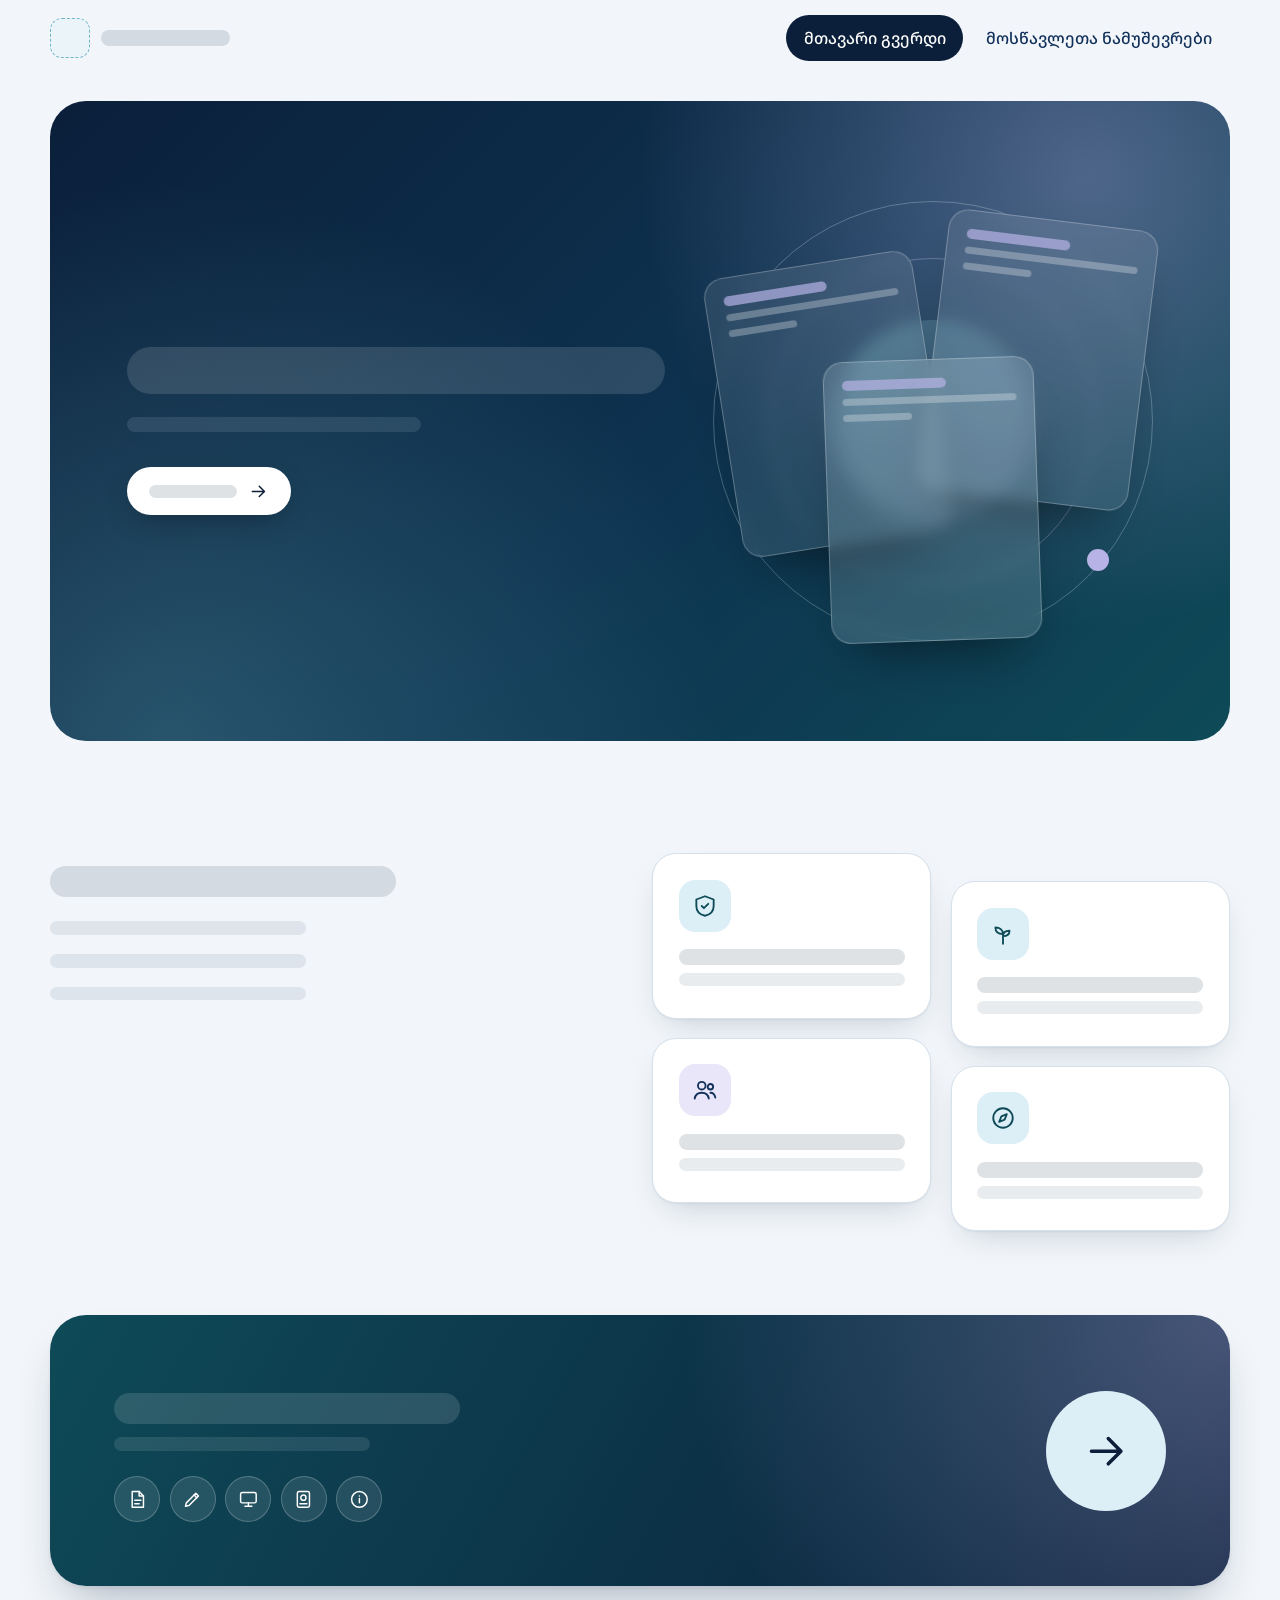
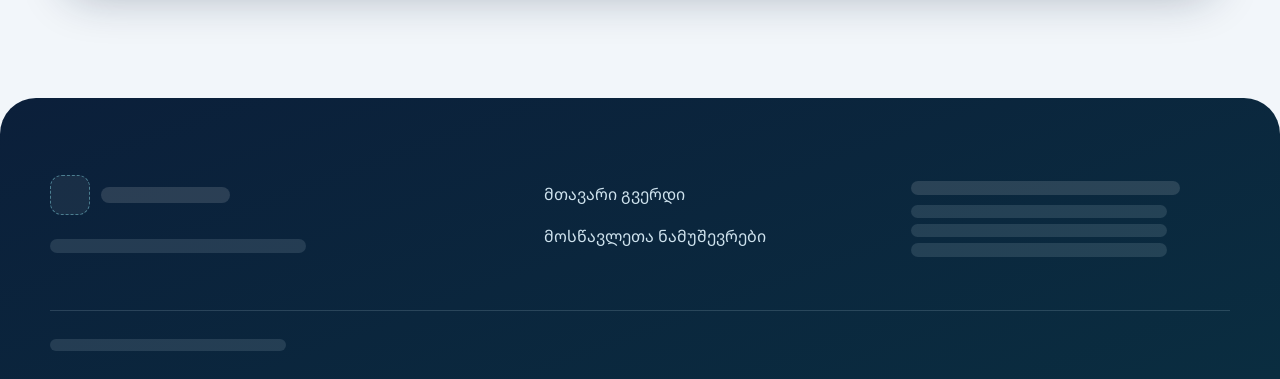
<file: index.html>
<!DOCTYPE html><html lang="ka"><head><meta charset="utf-8"><meta name="viewport" content="width=device-width, initial-scale=1"><title></title><link rel="icon" href="data:,"><link rel="preconnect" href="https://fonts.googleapis.com"><link rel="preconnect" href="https://fonts.gstatic.com" crossorigin><link href="https://fonts.googleapis.com/css2?family=Noto+Sans+Georgian:wght@400;500;600;700&family=Noto+Serif+Georgian:wght@500;600;700&display=swap" rel="stylesheet"><link rel="stylesheet" href="css/style.css"></head>
<body data-page="home">
<div id="site-header"></div>
<main>
<section class="wrap hero">
  <div class="hero__panel">
    <div class="hero__text">
      <h1 data-key="hero.title"></h1>
      <p class="lead" data-key="hero.subtitle"></p>
      <div class="hero__actions"><a class="btn btn--light" href="submissions.html"><span data-key="hero.cta"></span><i class="ico" data-ico="arrow"></i></a></div>
    </div>
    <div class="hero__art" aria-hidden="true">
      <span class="ring r1"></span><span class="ring r2"></span><span class="ring r3"></span>
      <span class="sheet s1"><i></i><i></i><i></i></span>
      <span class="sheet s2"><i></i><i></i><i></i></span>
      <span class="sheet s3"><i></i><i></i><i></i></span>
      <span class="dot"></span>
    </div>
  </div>
</section>

<section class="wrap intro" id="about">
  <div class="intro__text">
    <h2 data-key="intro.title"></h2>
    <p data-key="intro.p.0"></p><p data-key="intro.p.1"></p><p data-key="intro.p.2"></p>
  </div>
  <div class="values">
    <article class="value"><span class="value__ico"><i class="ico" data-ico="shield"></i></span><h3 data-key="intro.values.0.title"></h3><p data-key="intro.values.0.text"></p></article>
    <article class="value"><span class="value__ico"><i class="ico" data-ico="sprout"></i></span><h3 data-key="intro.values.1.title"></h3><p data-key="intro.values.1.text"></p></article>
    <article class="value"><span class="value__ico"><i class="ico" data-ico="users"></i></span><h3 data-key="intro.values.2.title"></h3><p data-key="intro.values.2.text"></p></article>
    <article class="value"><span class="value__ico"><i class="ico" data-ico="compass"></i></span><h3 data-key="intro.values.3.title"></h3><p data-key="intro.values.3.text"></p></article>
  </div>
</section>

<section class="wrap gate">
  <a class="cta" href="submissions.html">
    <div class="cta__text">
      <h2 data-key="cta.title"></h2>
      <p data-key="cta.text"></p>
      <div class="cta__types" id="cta-types" aria-hidden="true"></div>
    </div>
    <span class="cta__go"><i class="ico" data-ico="arrow"></i></span>
  </a>
</section>
</main>
<div id="site-footer"></div>
<script src="js/content.js"></script><script src="data/submissions.js"></script><script src="js/app.js"></script></body></html>
</file>
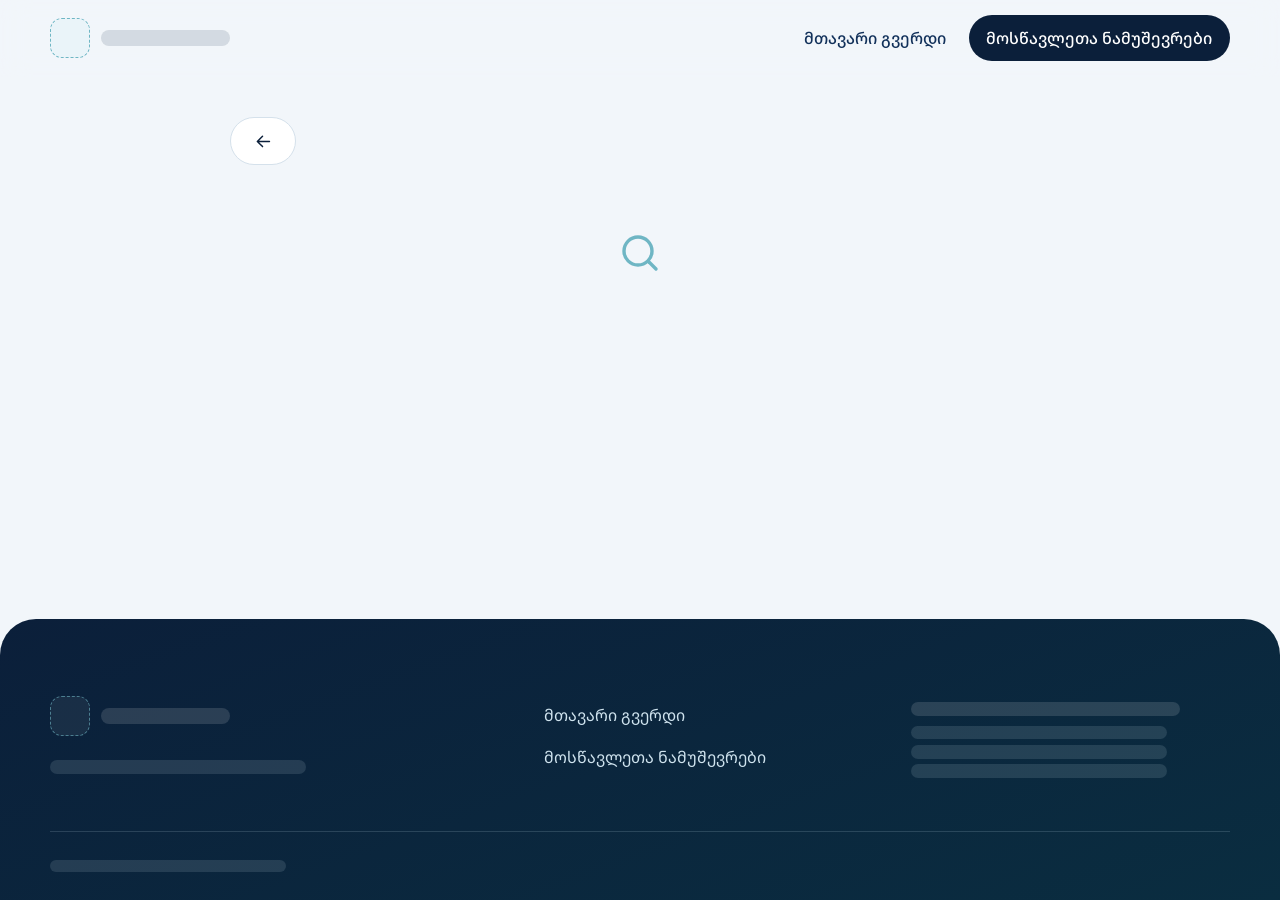
<file: submission.html>
<!DOCTYPE html><html lang="ka"><head><meta charset="utf-8"><meta name="viewport" content="width=device-width, initial-scale=1"><title></title><link rel="icon" href="data:,"><link rel="preconnect" href="https://fonts.googleapis.com"><link rel="preconnect" href="https://fonts.gstatic.com" crossorigin><link href="https://fonts.googleapis.com/css2?family=Noto+Sans+Georgian:wght@400;500;600;700&family=Noto+Serif+Georgian:wght@500;600;700&display=swap" rel="stylesheet"><link rel="stylesheet" href="css/style.css"></head>
<body data-page="submission">
<div id="site-header"></div>
<main class="wrap"><div id="article"></div></main>
<div id="site-footer"></div>
<script src="js/content.js"></script><script src="data/submissions.js"></script><script src="js/app.js"></script></body></html>
</file>
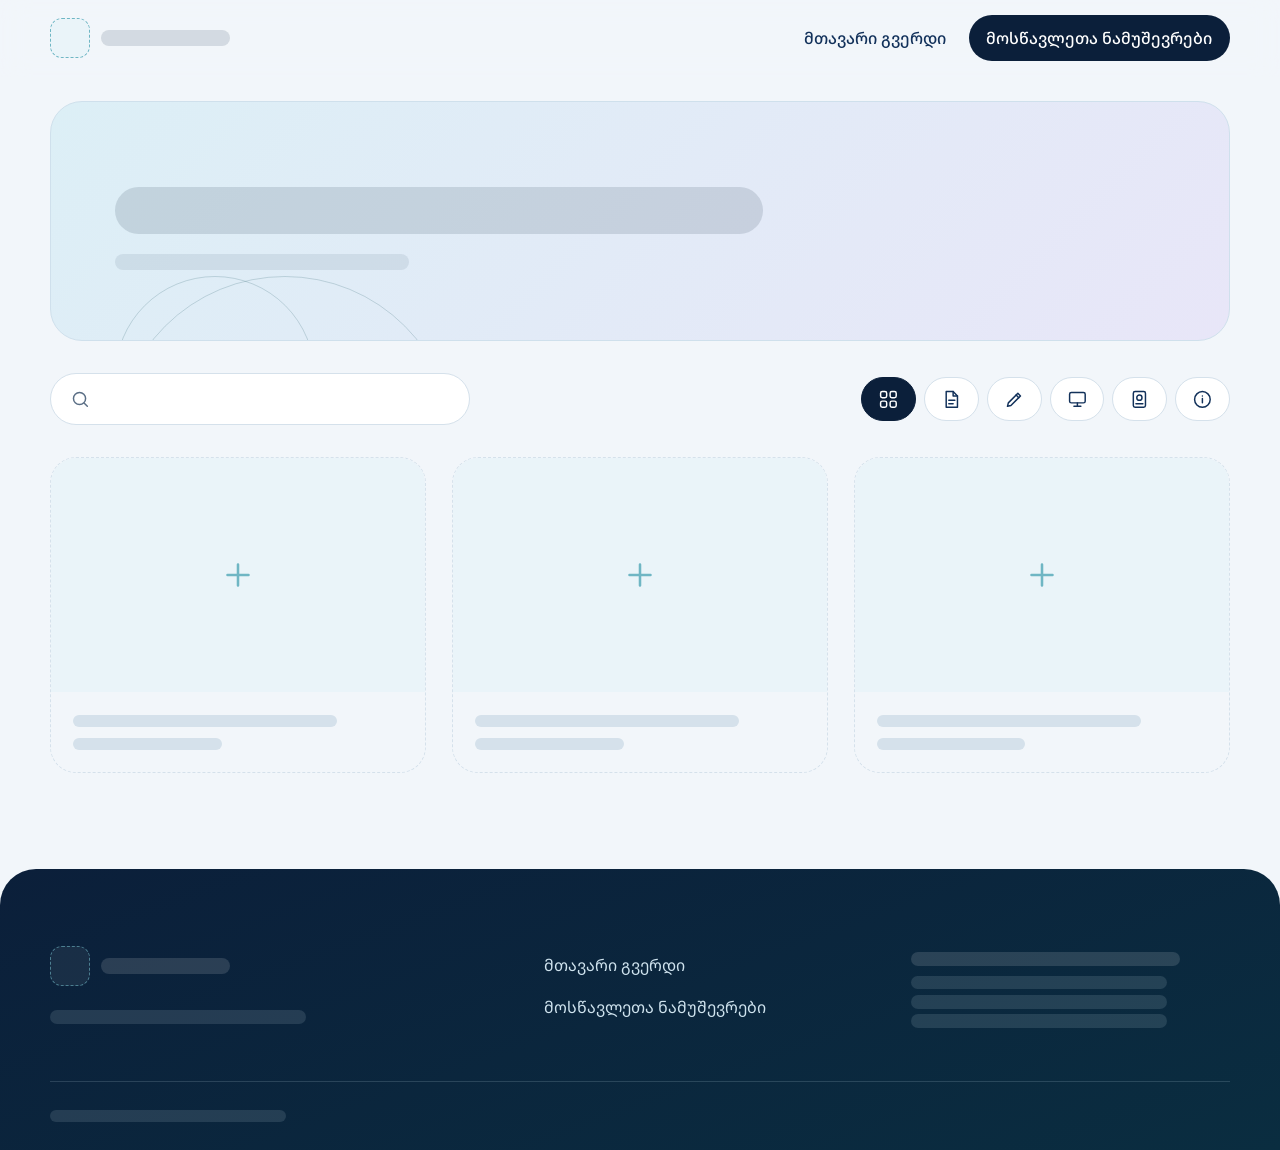
<file: submissions.html>
<!DOCTYPE html><html lang="ka"><head><meta charset="utf-8"><meta name="viewport" content="width=device-width, initial-scale=1"><title></title><link rel="icon" href="data:,"><link rel="preconnect" href="https://fonts.googleapis.com"><link rel="preconnect" href="https://fonts.gstatic.com" crossorigin><link href="https://fonts.googleapis.com/css2?family=Noto+Sans+Georgian:wght@400;500;600;700&family=Noto+Serif+Georgian:wght@500;600;700&display=swap" rel="stylesheet"><link rel="stylesheet" href="css/style.css"></head>
<body data-page="submissions">
<div id="site-header"></div>
<main class="wrap">
  <header class="page-head">
    <h1 data-key="submissions.title"></h1>
    <p class="lead" data-key="submissions.subtitle"></p>
    <span class="ring r1" aria-hidden="true"></span><span class="ring r2" aria-hidden="true"></span>
  </header>
  <div class="toolbar">
    <label class="search"><i class="ico" data-ico="search"></i><input id="q" type="search" autocomplete="off"></label>
    <div class="chips" id="chips"></div>
  </div>
  <section class="grid" id="grid" aria-live="polite"></section>
</main>
<div id="site-footer"></div>
<script src="js/content.js"></script><script src="data/submissions.js"></script><script src="js/app.js"></script></body></html>
</file>
<file: css/style.css>
:root{
  --navy:#0b1f3a;--navy2:#12315a;--teal:#0e4a57;--teal2:#146a78;--cyan:#6fb6c4;
  --ice:#dceff6;--ice2:#eaf4f9;--lav:#b7b3e6;--lav2:#e8e6f8;--bg:#f2f6fa;
  --ink:#0b1f3a;--muted:#5a6e85;--line:#d5e1eb;
  --sh:0 1px 2px rgba(11,31,58,.05),0 14px 34px -14px rgba(11,31,58,.22);
  --sh2:0 2px 4px rgba(11,31,58,.06),0 26px 48px -18px rgba(11,31,58,.32);
  --serif:'Noto Serif Georgian',Georgia,serif;--sans:'Noto Sans Georgian',system-ui,-apple-system,'Segoe UI',sans-serif;
}
*,*::before,*::after{box-sizing:border-box}
*{margin:0}
html{scroll-behavior:smooth}
body{font-family:var(--sans);background:var(--bg);color:var(--ink);line-height:1.75;-webkit-font-smoothing:antialiased;min-height:100vh;display:flex;flex-direction:column}
body>main{flex:1}
img,iframe{max-width:100%;display:block}
a{color:inherit;text-decoration:none}
button,input{font:inherit;color:inherit}
:focus-visible{outline:3px solid var(--cyan);outline-offset:3px;border-radius:10px}
.wrap{width:min(1180px,100% - 40px);margin-inline:auto}
h1,h2,h3{font-family:var(--serif);line-height:1.3;letter-spacing:-.005em}
h1{font-size:clamp(2.1rem,4.6vw,3.7rem)}
h2{font-size:clamp(1.6rem,3vw,2.4rem)}
h3{font-size:1.15rem}
.lead{font-size:1.15rem;max-width:36em}
.ico{display:inline-flex;width:1.3em;height:1.3em;flex:none}
.ico svg{width:100%;height:100%}

/* placeholders: empty text areas */
[data-key]:empty{display:none}
.ph [data-key]:empty{display:block}
.ph [data-key]:empty::before{content:"";display:block;height:.85em;width:min(100%,var(--sk,16em));border-radius:99px;background:currentColor;opacity:.13;margin-block:.35em}
.ph h1[data-key]:empty::before{height:.8em;--sk:11em}
.ph h2[data-key]:empty::before{height:.8em;--sk:9em}
.ph .nav [data-key]:empty,.ph .btn>[data-key]:empty,.ph .brand [data-key]:empty{display:inline-block}
.ph .nav [data-key]:empty::before,.ph .btn>[data-key]:empty::before{width:5.5em;margin:0}
.ph .brand__name:empty::before{width:7em;margin:0}

/* header */
.site-header{position:sticky;top:0;z-index:50;background:rgba(242,246,250,.82);backdrop-filter:blur(14px);-webkit-backdrop-filter:blur(14px);border-bottom:1px solid transparent;transition:border-color .3s,box-shadow .3s}
.site-header.is-scrolled{border-color:var(--line);box-shadow:0 8px 24px -16px rgba(11,31,58,.3)}
.header__in{display:flex;align-items:center;justify-content:space-between;gap:1rem;min-height:76px}
.brand{display:inline-flex;align-items:center;gap:.7rem;font-family:var(--serif);font-weight:700;font-size:1.15rem}
.brand__logo{width:40px;height:40px;border-radius:12px;overflow:hidden;flex:none}
.brand__logo:empty{border:1.5px dashed var(--cyan);background:var(--ice2)}
.brand__logo img{width:100%;height:100%;object-fit:cover}
.nav{display:flex;gap:.35rem}
.nav a{padding:.55rem 1.1rem;border-radius:999px;font-weight:500;color:var(--navy2);transition:background .25s,color .25s}
.nav a:hover{background:var(--ice)}
.nav a.is-active{background:var(--navy);color:#fff}
.burger{display:none;width:46px;height:46px;border-radius:14px;border:1px solid var(--line);background:#fff;align-items:center;justify-content:center;cursor:pointer}

/* buttons */
.btn{display:inline-flex;align-items:center;justify-content:center;gap:.65rem;min-height:48px;padding:.7rem 1.35rem;border-radius:999px;border:1px solid transparent;font-weight:600;cursor:pointer;transition:transform .25s,box-shadow .25s,background .25s,color .25s}
.btn .ico{transition:transform .25s}
.btn:hover .ico{transform:translateX(4px)}
.btn--light{background:#fff;color:var(--navy);box-shadow:0 10px 30px -10px rgba(0,0,0,.4)}
.btn--light:hover{transform:translateY(-2px);background:var(--ice)}
.btn--primary{background:var(--navy);color:#fff}
.btn--primary:hover{background:var(--teal);transform:translateY(-2px)}
.btn--ghost{background:#fff;border-color:var(--line);color:var(--navy)}
.btn--ghost:hover{border-color:var(--cyan);background:var(--ice2)}
.btn--ghost:hover .ico{transform:translateX(-4px)}
.btn--sm{min-height:40px;padding:.4rem 1rem;background:var(--ice);color:var(--teal);font-size:.95rem}

/* hero */
.hero{padding-top:clamp(.5rem,2vw,1.5rem)}
.hero__panel{position:relative;overflow:hidden;border-radius:36px;color:#fff;padding:clamp(2rem,6vw,5.5rem);display:grid;grid-template-columns:1.1fr .9fr;gap:3rem;align-items:center;min-height:min(640px,80vh);
  background:radial-gradient(circle at 88% 12%,rgba(183,179,230,.38),transparent 38%),radial-gradient(circle at 10% 100%,rgba(111,182,196,.28),transparent 45%),linear-gradient(135deg,#0b1f3a 0%,#0d3350 55%,#0e4a57 100%)}
.hero__text{position:relative;z-index:2}
.hero__text .lead{margin-top:1.4rem;color:rgba(234,244,249,.82)}
.hero__actions{margin-top:2.2rem}
.hero__art{position:relative;aspect-ratio:1;width:min(100%,440px);justify-self:center}
.ring{position:absolute;border-radius:50%;border:1px solid rgba(220,239,246,.28)}
.r1{inset:0}.r2{inset:13%;border-color:rgba(183,179,230,.4)}
.r3{inset:27%;background:linear-gradient(145deg,rgba(111,182,196,.35),rgba(183,179,230,.15));border:0}
.sheet{position:absolute;width:48%;aspect-ratio:3/4;border-radius:20px;padding:1.1rem;display:flex;flex-direction:column;gap:.55rem;background:rgba(255,255,255,.09);border:1px solid rgba(255,255,255,.26);backdrop-filter:blur(8px);-webkit-backdrop-filter:blur(8px);box-shadow:0 30px 50px -24px rgba(0,0,0,.5);animation:sheet 1s cubic-bezier(.2,.8,.2,1) both}
.sheet i{display:block;height:7px;border-radius:9px;background:rgba(255,255,255,.28)}
.sheet i:first-child{width:60%;height:10px;background:rgba(183,179,230,.7)}
.sheet i:last-child{width:40%}
.s1{left:2%;top:14%;transform:rotate(-9deg)}
.s2{right:2%;top:4%;transform:rotate(7deg);animation-delay:.12s}
.s3{left:26%;bottom:0;transform:rotate(-2deg);animation-delay:.24s;background:rgba(220,239,246,.16)}
.dot{position:absolute;right:10%;bottom:16%;width:22px;height:22px;border-radius:50%;background:var(--lav)}
@keyframes sheet{from{opacity:0;translate:0 40px}to{opacity:1;translate:0 0}}

/* intro */
.intro{display:grid;grid-template-columns:1fr 1.1fr;gap:clamp(2rem,6vw,5rem);padding-block:clamp(4rem,9vw,7rem);align-items:start}
.intro__text p{margin-top:1.2rem;color:var(--muted);max-width:34em}
.intro__text h2{margin-bottom:1.5rem}
.values{display:grid;grid-template-columns:1fr 1fr;gap:1.2rem}
.value{background:#fff;border:1px solid var(--line);border-radius:24px;padding:1.6rem;box-shadow:var(--sh);transition:transform .3s,box-shadow .3s}
.value:hover{transform:translateY(-4px);box-shadow:var(--sh2)}
.value:nth-child(even){transform:translateY(28px)}
.value:nth-child(even):hover{transform:translateY(24px)}
.value p{color:var(--muted);margin-top:.5rem}
.value__ico{display:grid;place-items:center;width:52px;height:52px;border-radius:16px;margin-bottom:1.1rem;background:var(--ice);color:var(--teal)}
.value:nth-child(3n) .value__ico{background:var(--lav2);color:var(--navy2)}
.value__ico .ico{width:26px;height:26px}

/* gate / cta */
.gate{padding-bottom:clamp(4rem,9vw,7rem)}
.cta{position:relative;overflow:hidden;display:grid;grid-template-columns:1fr auto;gap:2rem;align-items:center;padding:clamp(2rem,5vw,4.5rem);border-radius:36px;color:#fff;
  background:radial-gradient(circle at 100% 0,rgba(183,179,230,.35),transparent 45%),linear-gradient(120deg,#0e4a57,#0b1f3a);box-shadow:var(--sh2);transition:transform .35s}
.cta:hover{transform:translateY(-4px)}
.cta p{color:rgba(234,244,249,.8);margin-top:.8rem;max-width:34em}
.cta__types{display:flex;gap:.6rem;margin-top:1.6rem;flex-wrap:wrap}
.pill{display:grid;place-items:center;width:46px;height:46px;border-radius:50%;background:rgba(255,255,255,.1);border:1px solid rgba(255,255,255,.22)}
.cta__go{display:grid;place-items:center;width:clamp(76px,10vw,120px);aspect-ratio:1;border-radius:50%;background:var(--ice);color:var(--navy);transition:transform .35s,background .35s}
.cta__go .ico{width:42%;height:42%;transition:transform .35s}
.cta:hover .cta__go{transform:scale(1.07);background:#fff}
.cta:hover .cta__go .ico{transform:translateX(6px)}

/* page head, toolbar */
.page-head{position:relative;overflow:hidden;margin-top:clamp(.5rem,2vw,1.5rem);padding:clamp(2rem,5vw,4rem);border-radius:32px;background:linear-gradient(135deg,var(--ice) 0%,var(--lav2) 100%);border:1px solid #cfe0ec}
.page-head .lead{margin-top:1rem;color:var(--muted)}
.page-head>*:not(.ring){position:relative;z-index:1}
.page-head .r1{width:340px;height:340px;right:-90px;top:-120px;inset:auto;border-color:rgba(14,74,87,.18)}
.page-head .r2{width:200px;height:200px;right:-20px;top:-50px;inset:auto;border-color:rgba(14,74,87,.18)}
.toolbar{display:flex;flex-wrap:wrap;gap:1rem;align-items:center;justify-content:space-between;margin:2rem 0}
.search{display:flex;align-items:center;gap:.7rem;flex:1 1 280px;max-width:420px;min-height:52px;padding:0 1.2rem;background:#fff;border:1px solid var(--line);border-radius:999px;color:var(--muted);transition:border-color .25s,box-shadow .25s}
.search:focus-within{border-color:var(--cyan);box-shadow:0 0 0 4px rgba(111,182,196,.2)}
.search input{flex:1;min-width:0;border:0;outline:0;background:none;color:var(--ink)}
.chips{display:flex;flex-wrap:wrap;gap:.5rem}
.chip{display:inline-flex;align-items:center;gap:.5rem;min-height:44px;min-width:44px;justify-content:center;padding:.4rem 1rem;border-radius:999px;border:1px solid var(--line);background:#fff;color:var(--navy2);cursor:pointer;transition:all .25s}
.chip:hover{border-color:var(--cyan);background:var(--ice2)}
.chip[aria-pressed="true"]{background:var(--navy);border-color:var(--navy);color:#fff}

/* grid + cards */
.grid{display:grid;grid-template-columns:repeat(auto-fill,minmax(290px,1fr));gap:1.6rem;padding-bottom:clamp(4rem,8vw,6rem)}
.card{display:flex;flex-direction:column;background:#fff;border:1px solid var(--line);border-radius:26px;overflow:hidden;box-shadow:var(--sh);transition:transform .3s,box-shadow .3s}
.card:hover{transform:translateY(-6px);box-shadow:var(--sh2)}
.card__cover{position:relative;aspect-ratio:16/10;overflow:hidden;background:var(--ice)}
.card__cover img{width:100%;height:100%;object-fit:cover;transition:transform .6s}
.card:hover .card__cover img{transform:scale(1.05)}
.card__fallback{display:grid;place-items:center;height:100%;color:rgba(255,255,255,.85);background:linear-gradient(135deg,var(--navy2),var(--teal2))}
.card:nth-child(3n+2) .card__fallback{background:linear-gradient(135deg,var(--teal),var(--cyan))}
.card:nth-child(3n) .card__fallback{background:linear-gradient(135deg,#3c3a7a,var(--navy2))}
.card__fallback .ico{width:56px;height:56px}
.badge{position:absolute;left:14px;top:14px;display:inline-flex;align-items:center;gap:.4rem;padding:.3rem .75rem;border-radius:999px;font-size:.85rem;font-weight:600;background:rgba(255,255,255,.9);color:var(--navy);backdrop-filter:blur(6px)}
.badge .ico{width:1.1em;height:1.1em}
.badge--solid{position:static;background:var(--lav2);margin-bottom:1rem}
.card__body{display:flex;flex-direction:column;gap:.7rem;padding:1.4rem;flex:1}
.card__body h3{font-size:1.2rem}
.card__by{display:flex;align-items:center;gap:.5rem;color:var(--muted);font-size:.95rem}
.card__body .btn{margin-top:auto;align-self:flex-start}
.card:hover .btn--sm{background:var(--navy);color:#fff}
.card--ghost{border-style:dashed;box-shadow:none;background:transparent}
.card--ghost:hover{transform:none;box-shadow:none}
.card--ghost .card__cover{display:grid;place-items:center;color:var(--cyan);background:var(--ice2)}
.card--ghost .ico{width:36px;height:36px}
.sk{display:block;height:12px;border-radius:9px;background:var(--line);width:80%}
.sk--s{width:45%}
.empty{grid-column:1/-1;display:grid;justify-items:center;gap:1rem;padding:4rem 1rem;color:var(--muted);text-align:center}
.empty .ico{width:48px;height:48px;color:var(--cyan)}

/* article */
.article{max-width:820px;margin:2.5rem auto clamp(4rem,8vw,6rem)}
.article__head{margin:2.2rem 0}
.article__meta{display:flex;flex-wrap:wrap;gap:.4rem 1.4rem;margin-top:1rem;color:var(--muted)}
.article__cover{width:100%;border-radius:28px;margin-bottom:2.2rem;box-shadow:var(--sh)}
.prose{font-family:var(--serif);font-size:1.1rem;line-height:1.95}
.prose>*+*{margin-top:1.3rem}
.prose h2,.prose h3{margin-top:2.4rem}
.prose img{border-radius:18px}
.prose ul,.prose ol{padding-left:1.4rem}
.prose blockquote{padding:.4rem 0 .4rem 1.4rem;border-left:4px solid var(--lav);color:var(--teal)}
.prose a{color:var(--teal2);text-decoration:underline}
.prose table{width:100%;border-collapse:collapse;display:block;overflow-x:auto}
.prose th,.prose td{border:1px solid var(--line);padding:.6rem .9rem}
.embed{margin-top:2rem;aspect-ratio:16/10;border-radius:24px;overflow:hidden;border:1px solid var(--line);box-shadow:var(--sh)}
.embed iframe{width:100%;height:100%;border:0}
.files{display:flex;flex-wrap:wrap;gap:.8rem;margin-top:2rem}

/* footer */
.site-footer{background:linear-gradient(160deg,#0b1f3a,#0a2d40);color:#cfe3ee;padding-top:clamp(3rem,6vw,5rem);border-radius:36px 36px 0 0}
.footer__grid{display:grid;grid-template-columns:1.4fr 1fr 1fr;gap:3rem}
.site-footer .brand{color:#fff}
.site-footer .brand__logo:empty{background:rgba(255,255,255,.06);border-color:rgba(111,182,196,.6)}
.footer__about{margin-top:1rem;max-width:26em}
.footer__nav{display:flex;flex-direction:column;align-items:flex-start;gap:.3rem}
.footer__nav a{padding:.3rem 0;transition:color .2s,transform .2s}
.footer__nav a:hover{color:#fff;transform:translateX(4px)}
.footer__contact h3{color:#fff;margin-bottom:.6rem;font-size:1.05rem}
.footer__bottom{margin-top:3rem;padding-block:1.4rem;border-top:1px solid rgba(207,227,238,.16);font-size:.92rem;min-height:3.5rem}

/* responsive */
@media(max-width:960px){
  .hero__panel{grid-template-columns:1fr;min-height:0}
  .hero__art{width:min(80%,340px);order:-1;justify-self:start}
  .intro{grid-template-columns:1fr}
  .footer__grid{grid-template-columns:1fr 1fr}
  .footer__grid>div:first-child{grid-column:1/-1}
}
@media(max-width:820px){
  .burger{display:flex}
  .nav{position:absolute;left:0;right:0;top:100%;flex-direction:column;padding:.8rem 20px 1.2rem;background:rgba(242,246,250,.97);border-bottom:1px solid var(--line);box-shadow:0 20px 30px -20px rgba(11,31,58,.3);opacity:0;visibility:hidden;transform:translateY(-8px);transition:all .25s}
  .nav.is-open{opacity:1;visibility:visible;transform:none}
  .nav a{padding:.9rem 1.1rem}
}
@media(max-width:560px){
  .values{grid-template-columns:1fr}
  .value:nth-child(even),.value:nth-child(even):hover{transform:none}
  .cta{grid-template-columns:1fr}
  .cta__go{width:68px}
  .footer__grid{grid-template-columns:1fr}
  .hero__panel,.cta,.page-head{border-radius:26px}
  .search{max-width:none}
}
@media(prefers-reduced-motion:reduce){*,*::before,*::after{animation:none!important;transition:none!important;scroll-behavior:auto!important}}
</file>
